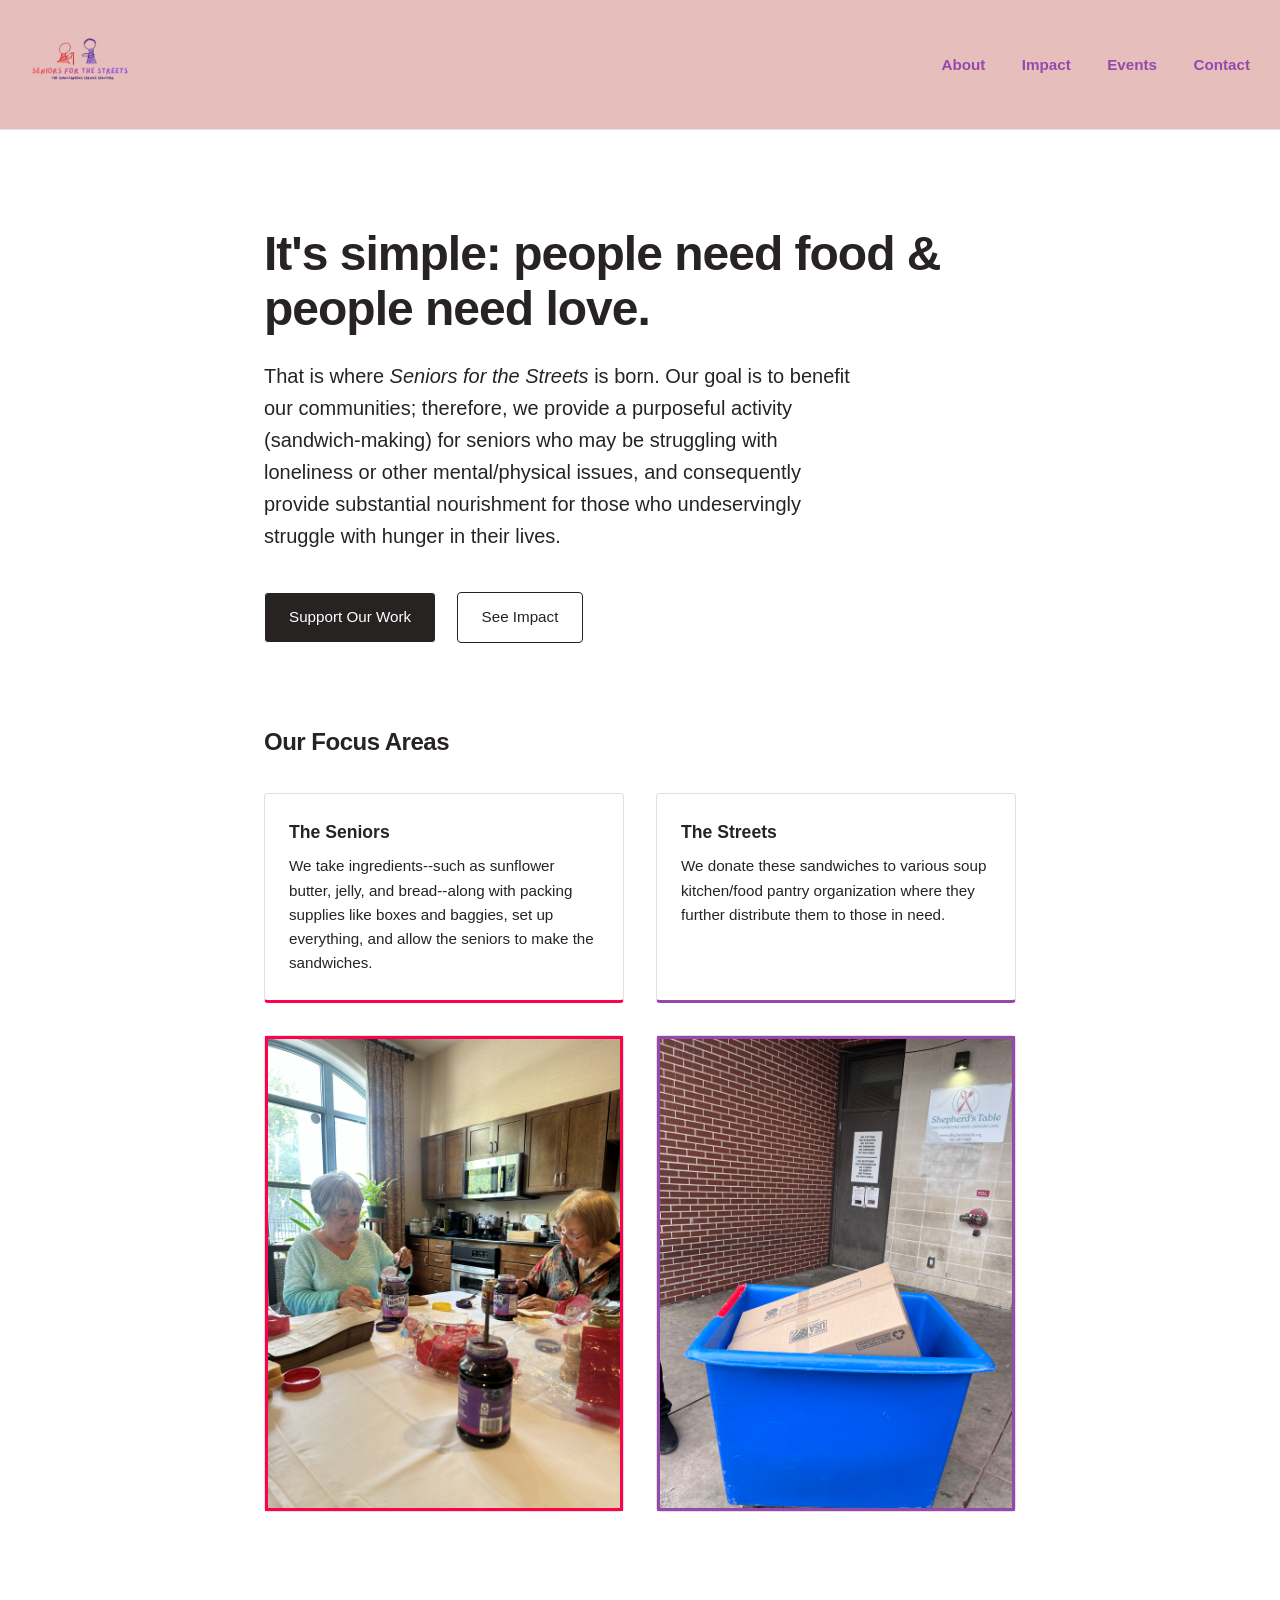
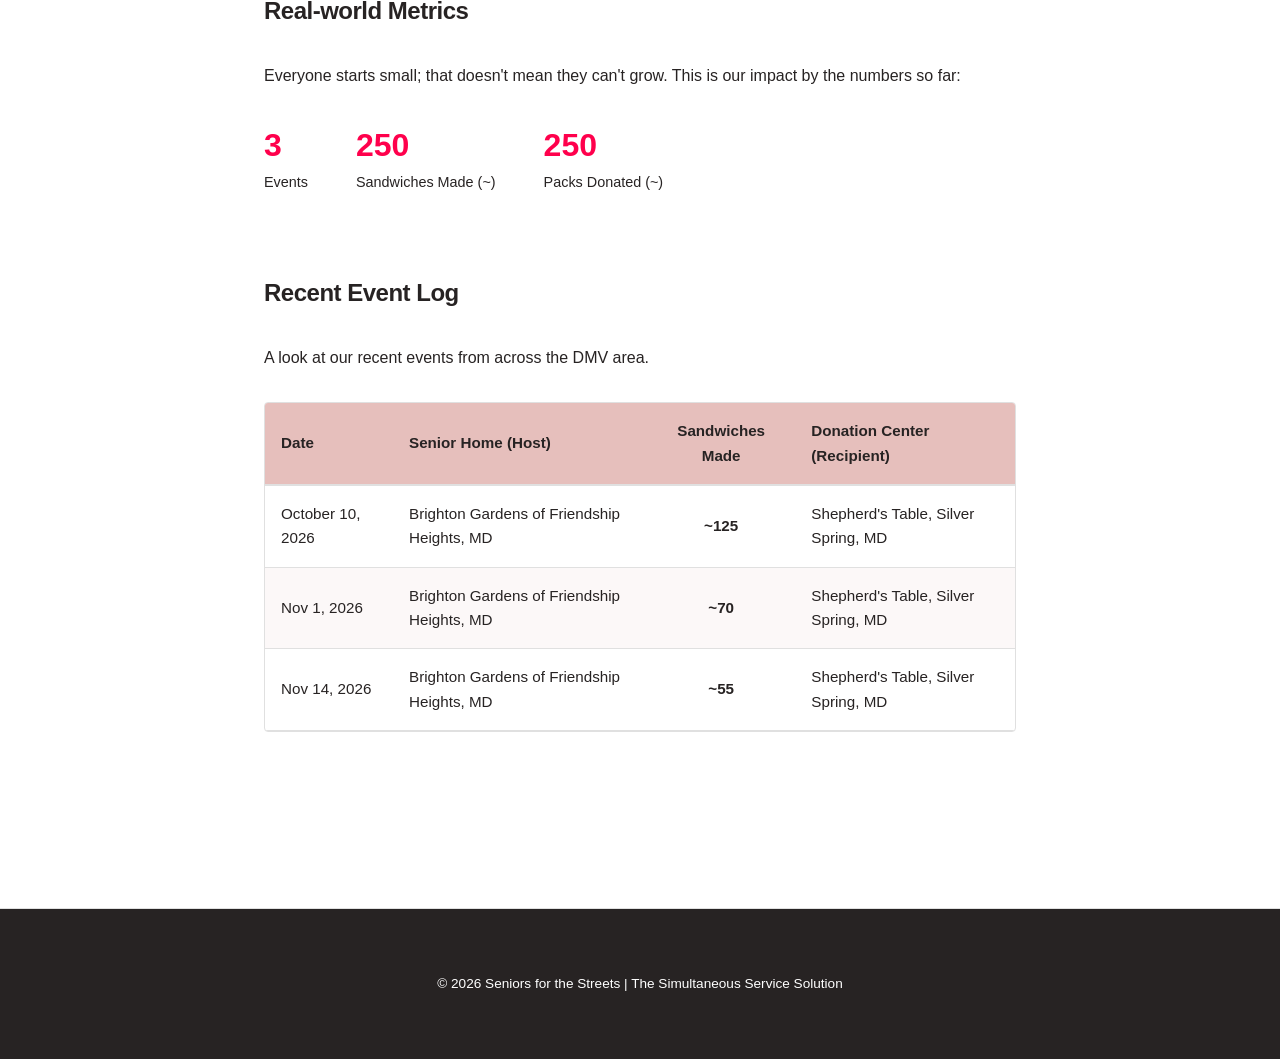
<file: index.html>
<!DOCTYPE html>
<html lang="en">
<head>
    <meta charset="UTF-8">
    <meta name="viewport" content="width=device-width, initial-scale=1.0">
    <title>Seniors for the Streets | The Simultaneous Service Solution</title>
    <link rel="icon" type="image/svg" href="images/generated-artwork.svg">
    <link rel="stylesheet" href="styles/index.css">
</head>
<body>

    <header>
        <a href="#" class="logo"><img src="images/Seniors_for_the_Streets__2_-removebg-preview.png" ></a>
        <nav>
            <a href="#about">About</a>
            <a href="#impact">Impact</a>
            <a href="#events">Events</a>
            <a href="pages/contact.html">Contact</a>
        </nav>
    </header>

    <main>
        <section class="hero">
            <h1>It's simple: people need food & people need love.</h1>
            <p>That is where <i>Seniors for the Streets</i> is born. Our goal is to benefit our communities; therefore, we provide a purposeful activity (sandwich-making) for seniors who may be struggling with loneliness or other mental/physical issues, and consequently provide substantial nourishment for those who undeservingly struggle with hunger in their lives.</p>
            <div>
                <a href="#contact" class="btn">Support Our Work</a>
                <a href="#impact" class="btn btn-secondary">See Impact</a>
            </div>
        </section>

        <section id="about">
            <h2>Our Focus Areas</h2>
            <div class="grid">
                <div class="card" style="border-bottom: 3px solid #ff004c;">
                    <h3>The Seniors</h3>
                    <p>We take ingredients--such as sunflower butter, jelly, and bread--along with packing supplies like boxes and baggies, set up everything, and allow the seniors to make the sandwiches.</p>
                </div>
                <div class="card" style="border-bottom: 3px solid #9648ad;">
                    <h3>The Streets</h3>
                    <p>We donate these sandwiches to various soup kitchen/food pantry organization where they further distribute them to those in need.</p>
                </div>
                <div class="card image1">
                    <img src="images/givingback.jpg" width="" height="">
                </div>
                <div class="card image2">
                    <img src="images/IMG_5264.jpg" width="" height="">
                </div>
            </div>
        </section>

        <section id="impact">
            <h2>Real-world Metrics</h2>
            <p style="margin-bottom: 2rem;">Everyone starts small; that doesn't mean they can't grow. This is our impact by the numbers so far: </p>
            <div class="counter-container">
                <div class="counter-box">
                    <h3 class="counter">3</h3>
                    <p>Events</p>
                </div>
                <div class="counter-box">
                    <h3 class="counter">250</h3>
                    <p>Sandwiches Made (~)</p>
                </div>
                <div class="counter-box">
                    <h3 class="counter">250</h3>
                    <p>Packs Donated (~)</p>
                </div>
            </div>
        </section>

        
        <section id="events">
        <h2>Recent Event Log</h2>
        <p style="margin-bottom: 2rem;">A look at our recent events from across the DMV area.</p>
        
        <div class="table-container">
            <table class="event-table">
                <thead>
                    <tr>
                        <th>Date</th>
                        <th>Senior Home (Host)</th>
                        <th>Sandwiches Made</th>
                        <th>Donation Center (Recipient)</th>
                    </tr>
                </thead>
                <tbody>
                    <tr>
                        <td>October 10, 2026</td>
                        <td>Brighton Gardens of Friendship Heights, MD</td>
                        <td>~125</td>
                        <td>Shepherd's Table, Silver Spring, MD</td>
                    </tr>
                    <tr>
                        <td>Nov 1, 2026</td>
                        <td>Brighton Gardens of Friendship Heights, MD</td>
                        <td>~70</td>
                        <td>Shepherd's Table, Silver Spring, MD</td>
                    </tr>
                    <tr>
                        <td>Nov 14, 2026</td>
                        <td>Brighton Gardens of Friendship Heights, MD</td>
                        <td>~55</td>
                        <td>Shepherd's Table, Silver Spring, MD</td>
                    </tr>
                </tbody>
            </table>
        </div>
        </section>
    </main>

    <footer>
        <p>&copy; 2026 Seniors for the Streets | The Simultaneous Service Solution </p>
    </footer>

    <script>
        // Smooth scroll navigation highlight
        const sections = document.querySelectorAll('section');
        const navLinks = document.querySelectorAll('nav a');

        window.addEventListener('scroll', () => {
            let current = '';
            sections.forEach(section => {
                const sectionTop = section.offsetTop;
                const sectionHeight = section.clientHeight;
                if (pageYOffset >= (sectionTop - sectionHeight / 3)) {
                    current = section.getAttribute('id') || '';
                }
            });

            navLinks.forEach(link => {
                link.classList.remove('active');
                if (link.getAttribute('href').slice(1) === current) {
                    link.classList.add('active');
                }
            });
        });
    </script>
</body>
</html>
</file>
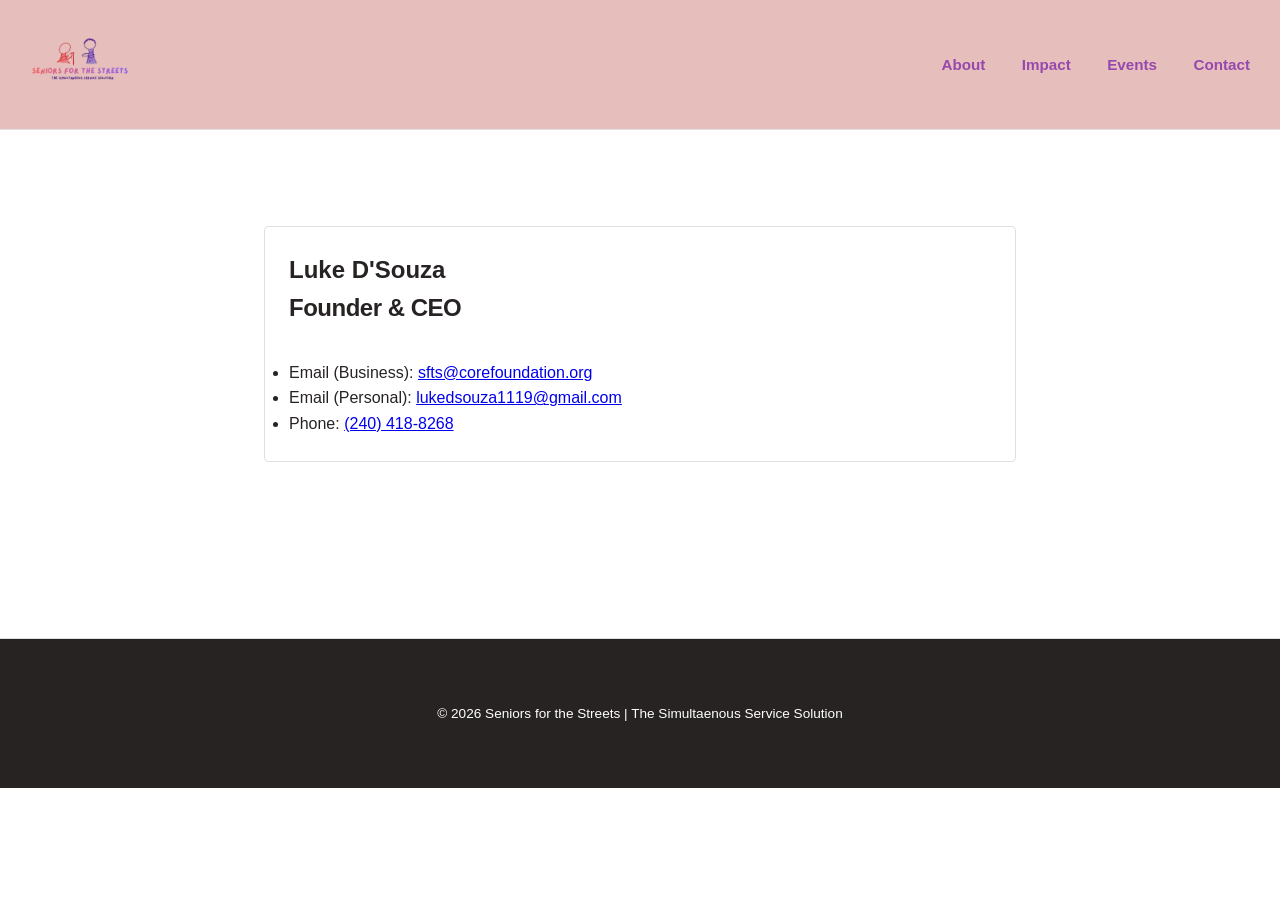
<file: pages/contact.html>
<!DOCTYPE html>
<html lang="en">
<head>
    <meta charset="UTF-8">
    <meta name="viewport" content="width=device-width, initial-scale=1.0">
    <title>Seniors for the Streets | The Simultaenous Service Solution</title>
    <link rel="icon" type="image/svg" href="../images/generated-artwork.svg">
    <link rel="stylesheet" href="../styles/index.css">

</head>
<body>

    <header>
        <a href="#" class="logo"><img src="../images/Seniors_for_the_Streets__2_-removebg-preview.png" ></a>
        <nav>
            <a href="../#about">About</a>
            <a href="../#impact">Impact</a>
            <a href="../#events">Events</a>
            <a href="../contact.html">Contact</a>
        </nav>
    </header>

    <main>
        <section id="team">
            <div class="card profile-card">
                <!-- Blank Profile Picture Placeholder -->
               

                <!-- Profile Details -->
                <div class="profile-info">
                    <h1 class="profile-name">Luke D'Souza</h1>
                    <h2 class="profile-role">Founder & CEO</h2>
                    <ul class="contact-list">
                        <li>Email (Business): <a href="mailto:hello@seniorsforthestreets.org">sfts@corefoundation.org</a></li>
                        <li>Email (Personal): <a href="mailto: lukedsouza1119@gmail.com">lukedsouza1119@gmail.com</a></li>
                        <li>Phone: <a href="tel:+12404188268">(240) 418-8268</a></li>
                    </ul>
                </div>
            </div>
        </section>
    </main>

    <footer>
        <p>&copy; 2026 Seniors for the Streets | The Simultaenous Service Solution </p>
    </footer>

  
</body>
</html>
</file>
<file: styles/index.css>
:root {
    --bg-color: #ffffff;
    --text-color: #272323;
    --accent-color: #ff004c;
    --muted-color: #9648ad;
    --border-color: #e0e0e0;
}

html {
    scroll-behavior: smooth;
}

* {
    box-sizing: border-box;
    margin: 0;
    padding: 0;
}

body {
    font-family: -apple-system, BlinkMacSystemFont, "Segoe UI", Roboto, Helvetica, Arial, sans-serif;
    background-color: var(--bg-color);
    color: var(--text-color);
    line-height: 1.6;
}

header {
    display: flex;
    justify-content: space-between;
    align-items: center;
    padding-top: 10px;
    padding-bottom: 10px;
    padding-right: 30px;
    padding-left:30px;
    border-bottom: 1px solid var(--border-color);
    background-color:#e6bfbc;
}

.logo {
    font-size: 1.25rem;
    font-weight: 700;
    letter-spacing: -0.5px;
    color: var(--text-color);
    text-decoration: none;
}

nav a {
    margin-left: 2rem;
    font-weight: bold;
    text-decoration: none;
    color: var(--muted-color);
    font-size: 0.95rem;
    transition: color 0.2s ease;
}

nav a:hover, nav a.active {
    color: #3f0a50;
    transition: color 0.5s linear;

    
}

main {
    max-width: 800px;
    margin: 0 auto;
    padding: 6rem 1.5rem;
}

.hero {
    margin-bottom: 5rem;
}

.hero h1 {
    font-size: 3rem;
    font-weight: 800;
    line-height: 1.15;
    letter-spacing: -1px;
    margin-bottom: 1.5rem;
}

.hero p {
    font-size: 1.25rem;
    color: var(--text-color);
    max-width: 600px;
    margin-bottom: 2.5rem;
}

.btn {
    display: inline-block;
    background-color: var(--text-color);
    color: var(--bg-color);
    padding: 0.75rem 1.5rem;
    text-decoration: none;
    font-size: 0.95rem;
    font-weight: 500;
    border-radius: 4px;
    transition: opacity 0.2s ease;
    border: none;
    cursor: pointer;
    border: 1px solid var(--bg-color);
}

.btn:hover {
    opacity: 0.9;
    background-color: var(--bg-color);
    color: var(--muted-color);
    border: 1px solid var(--muted-color);
    transition: all 0.4s ease;
}

.btn-secondary {
    background-color: transparent;
    color: var(--text-color);
    border: 1px solid var(--text-color);
    margin-left: 1rem;
}

.btn-secondary:hover {
    background-color: var(--accent-color);
    color: var(--bg-color);
    border: 1px solid var(--bg-color);
    transition: all 0.4s ease;
}

section {
    margin-bottom: 5rem;
}

section h2 {
    font-size: 1.5rem;
    font-weight: 700;
    margin-bottom: 2rem;
    letter-spacing: -0.5px;
}

.grid {
    display: grid;
    grid-template-columns: repeat(auto-fit, minmax(250px, 1fr));
    gap: 2rem;
}

.card {
    border: 1px solid var(--border-color);
    padding: 1.5rem;
    border-radius: 4px;
}

.card h3 {
    font-size: 1.1rem;
    margin-bottom: 0.5rem;
}

.card p {
    color: var(--text-color);
    font-size: 0.95rem;
}

.image2, .image1 {
    display: flex;
    justify-content: center;
    padding: 0px;
}

.image1 img, .image2 img {
    width: 100%;
    height: 100%;
}

.image2 img {
    border: 3px solid var(--muted-color);
}

.image1 img {
    border: 3px solid var(--accent-color);
}

.image1 img:hover, .image2 img:hover {
    border-color: rgb(4, 49, 94);
    transition: all 0.4s ease;
}


.counter-container {
    display: flex;
    gap: 3rem;
    margin-top: 1rem;
    color: var(--text-color);
}

.counter-box h3 {
    font-size: 2rem;
    font-weight: 800;
    color: var(--accent-color);
}

.counter-box p {
    font-size: 0.9rem;
    color: var(--text-color);
}

footer {
    text-align: center;
    padding: 4rem 1.5rem;
    border-top: 1px solid var(--border-color);
    font-size: 0.85rem;
    color: var(--bg-color);
    background-color: var(--text-color);
}

@media (max-width: 600px) {
    .hero h1 { font-size: 2.25rem; }
    .counter-container { flex-direction: column; gap: 1.5rem; }
    header { flex-direction: column; gap: 1rem; text-align: center; }
    nav a { margin: 0 0.75rem; }
    .btn-secondary { margin-left: 0; margin-top: 1rem; display: block; text-align: center; }
}
img {
    padding: 0;
    margin: 0;
    width: 100px;
    height: 100px;   
}

/* Table Styles */
.table-container {
width: 100%;
overflow-x: auto; /* Enables horizontal scroll bar on small devices */
border: 1px solid var(--border-color);
border-radius: 4px;
margin-top: 1.5rem;
}

.event-table {
width: 100%;
border-collapse: collapse;
font-size: 0.95rem;
text-align: left;
}

.event-table th {
background-color: #e6bfbc; /* Matches header background color */
color: var(--text-color);
font-weight: 700;
padding: 1rem;
border-bottom: 2px solid var(--border-color);
}

.event-table td {
padding: 1rem;
border-bottom: 1px solid var(--border-color);
color: var(--text-color);
}

/* Zebra striping for easy reading */
.event-table tbody tr:nth-child(even) {
background-color: #fcf8f8;
}

/* Hover highlight state */
.event-table tbody tr:hover {
background-color: #f5e1e0;
transition: background-color 0.2s ease;
}

/* Numbers text alignment refinement */
.event-table th:nth-child(3),
.event-table td:nth-child(3) {
text-align: center;
font-weight: bold;
}
</file>
